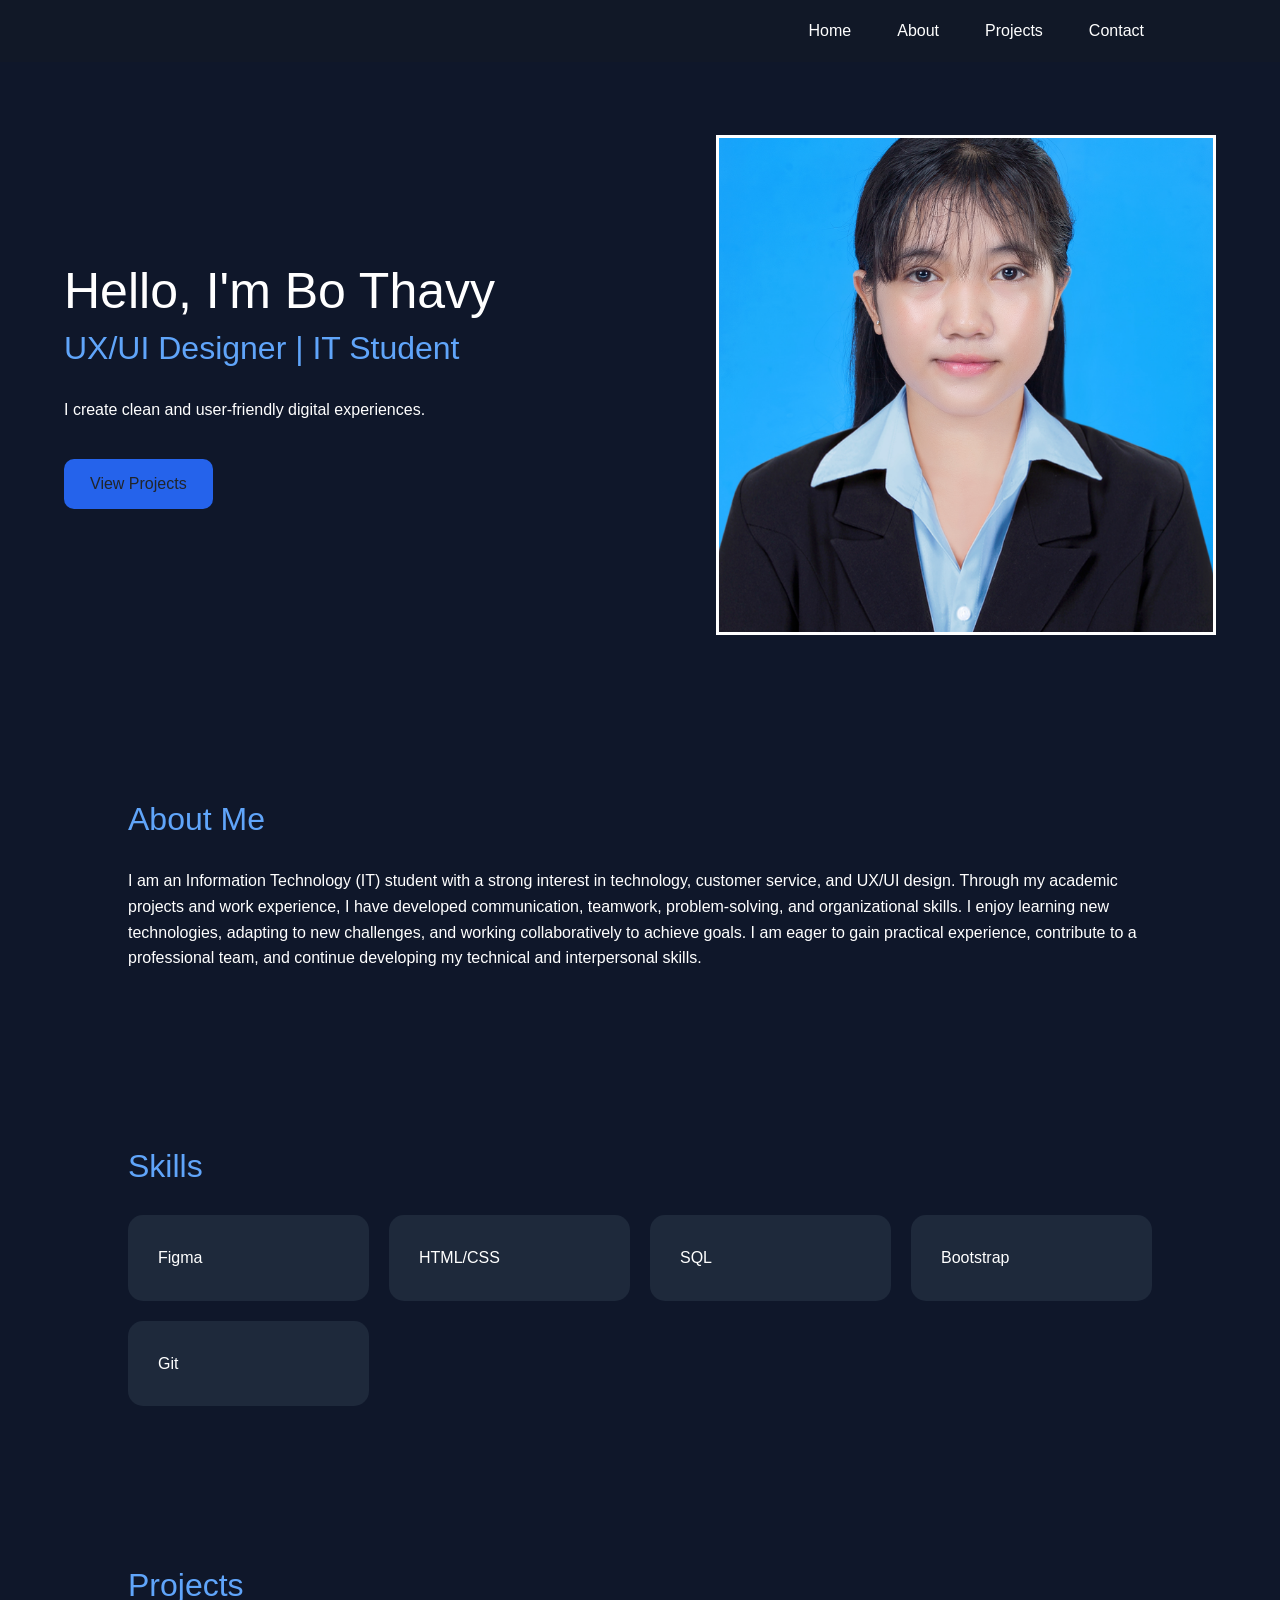
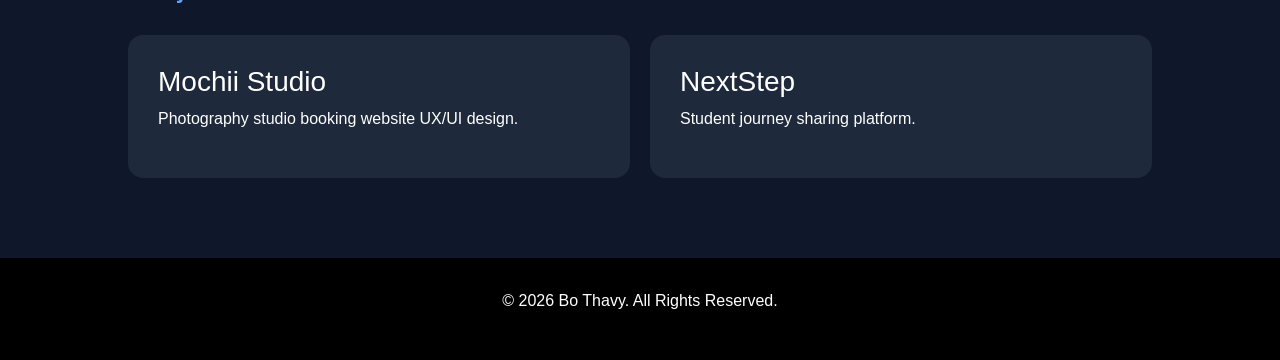
<file: index.html>
<!DOCTYPE html>
<html lang="en">

<head>
  <meta charset="UTF-8">
  <meta name="viewport" content="width=device-width, initial-scale=1.0">
  <title>Bo Thavy | Portfolio</title>
  <link href="https://cdn.jsdelivr.net/npm/bootstrap@5.3.8/dist/css/bootstrap.min.css" rel="stylesheet">
  <link rel="stylesheet" href="assets/css/global.css">
  <link rel="stylesheet" href="assets/css/style.css">
</head>

<body>

  <nav class="navbar navbar-expand-lg navbar-dark fixed-top">
    <div class="container-fluid px-0 d-flex justify-content-between align-items-center w-100">
       
        <button class="navbar-toggler" type="button" data-bs-toggle="collapse" data-bs-target="#navbarNav">
            <span class="navbar-toggler-icon"></span>
        </button>
    </div>
    <div class="collapse navbar-collapse w-100" id="navbarNav">
        <ul class="navbar-nav ms-auto mt-2 mt-lg-0">
          <li class="nav-item"><a class="nav-link text-white active" href="index.html">Home</a></li>
          <li class="nav-item"><a class="nav-link text-white" href="about.html">About</a></li>
          <li class="nav-item"><a class="nav-link text-white" href="project.html">Projects</a></li>
          <li class="nav-item"><a class="nav-link text-white" href="contact.html">Contact</a></li>
        </ul>
    </div>
  </nav>

  <section id="home" class="hero">
    <div>
      <h1>Hello, I'm Bo Thavy</h1>
      <h2>UX/UI Designer | IT Student</h2>
      <p>I create clean and user-friendly digital experiences.</p>
      <a class="btn" href="project.html">View Projects</a>
    </div>
    <div class="hero-image">
      <img src="assets/image/profile.jpg" alt="Bo Thavy Profile">
    </div>
  </section>

  <section id="about">
    <h2>About Me</h2>
    <p>I am an Information Technology (IT) student with a strong interest in technology, customer service, and UX/UI
      design. Through my academic projects and work experience, I have developed communication, teamwork,
      problem-solving, and organizational skills. I enjoy learning new technologies, adapting to new challenges, and
      working collaboratively to achieve goals. I am eager to gain practical experience, contribute to a professional
      team, and continue developing my technical and interpersonal skills.</p>
  </section>

  <section id="skills">
    <h2>Skills</h2>
    <div class="cards" >
      <div>Figma</div>
      <div>HTML/CSS</div>
      <div>SQL</div>
      <div>Bootstrap</div>
      <div>Git</div>
    </div>
  </section>

  <section id="projects">
    <h2>Projects</h2>
    <div class="cards">
      <div class="project">
        <h3>Mochii Studio</h3>
        <p>Photography studio booking website UX/UI design.</p>
      </div>
      <div class="project">
        <h3>NextStep</h3>
        <p>Student journey sharing platform.</p>
      </div>

    </div>
  </section>

  <footer>
    <p>© 2026 Bo Thavy. All Rights Reserved.</p>
  </footer>

  <script src="https://cdn.jsdelivr.net/npm/bootstrap@5.3.8/dist/js/bootstrap.bundle.min.js"></script>
  <script src="assets/js/main.js"></script>
</body>

</html>
</file>
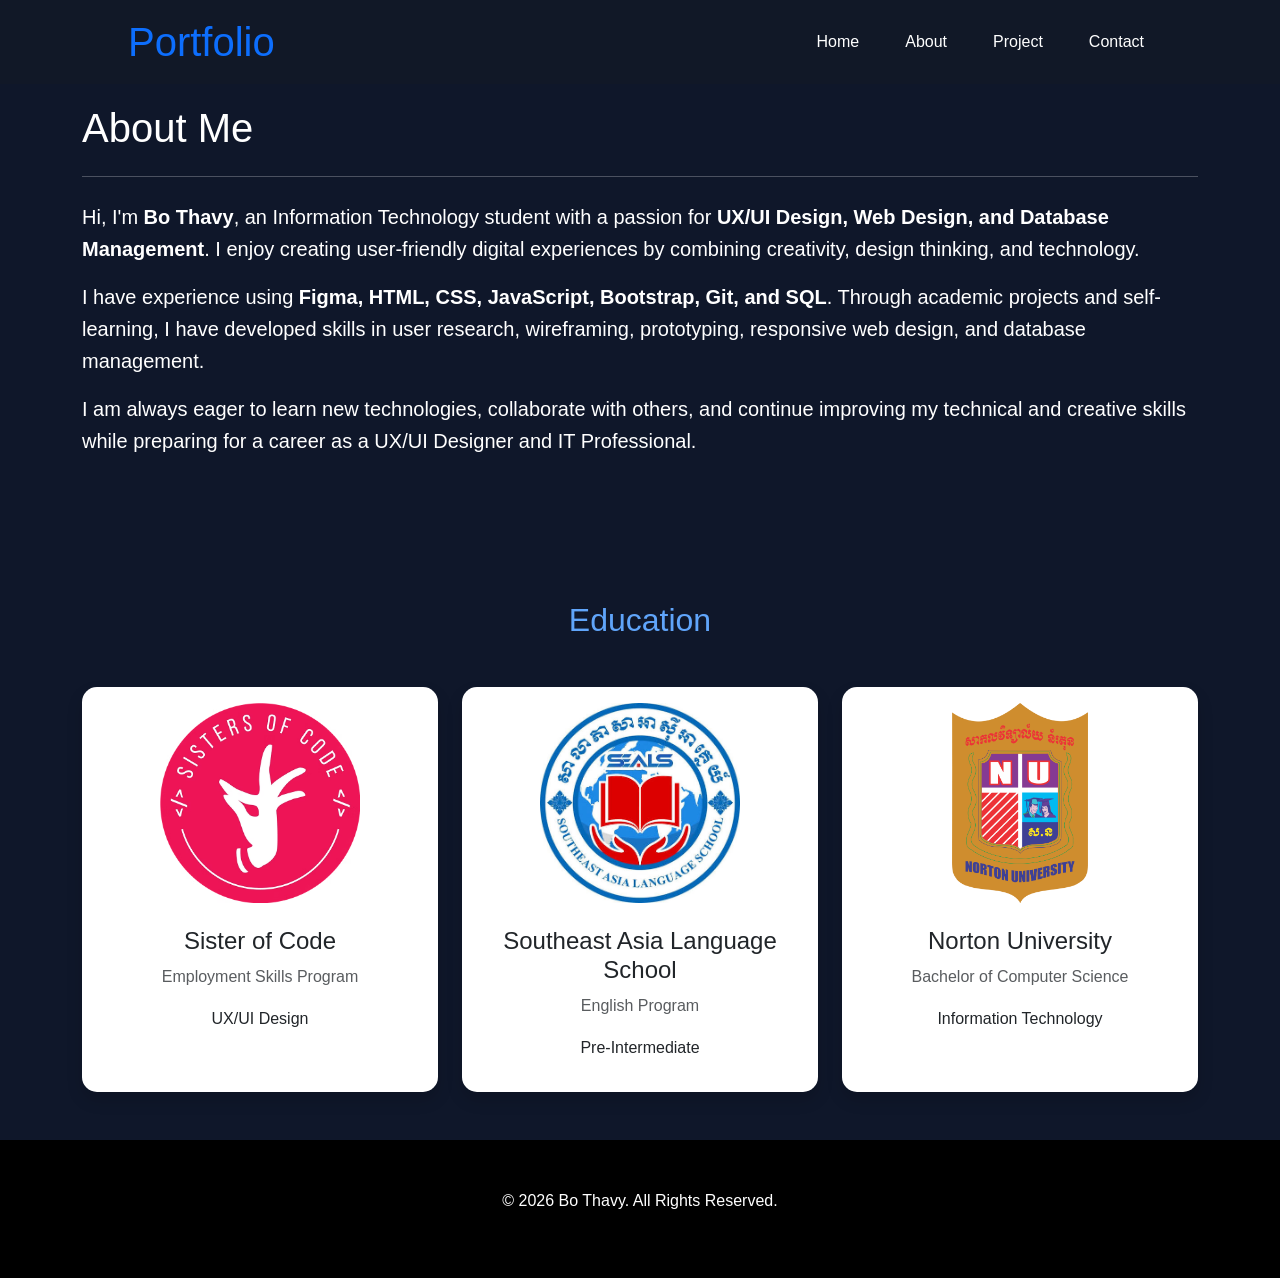
<file: about.html>
<!DOCTYPE html>
<html lang="en">

<head>
    <meta charset="UTF-8">
    <meta name="viewport" content="width=device-width, initial-scale=1.0">
    <title>Bo Thavy | About Me</title>
    <link href="https://cdn.jsdelivr.net/npm/bootstrap@5.3.8/dist/css/bootstrap.min.css" rel="stylesheet">
    <link rel="stylesheet" href="assets/css/global.css">
    <link rel="stylesheet" href="assets/css/style.css">
</head>

<body>
  
    <nav class="navbar navbar-expand-lg navbar-dark fixed-top">
        <div class="container-fluid px-0 d-flex justify-content-between align-items-center w-100">
            <a href="index.html" class="fs-1 text-primary decoration-none">Portfolio</a>
            <button class="navbar-toggler" type="button" data-bs-toggle="collapse" data-bs-target="#navbarNav">
                <span class="navbar-toggler-icon"></span>
            </button>
        </div>
        <div class="collapse navbar-collapse w-100" id="navbarNav">
            <ul class="navbar-nav ms-auto mt-2 mt-lg-0">
                <li class="nav-item"><a class="nav-link text-white" href="index.html">Home</a></li>
                <li class="nav-item"><a class="nav-link text-white active" href="about.html">About</a></li>
                <li class="nav-item"><a class="nav-link text-white" href="project.html">Project</a></li>
                <li class="nav-item"><a class="nav-link text-white" href="contact.html">Contact</a></li>
            </ul>
        </div>
    </nav>

    <section id="about" class="container pt-5 mt-5">

        <P class="fs-1">About Me</P>
        <hr>

        <p class="mt-4 fs-5">
            Hi, I'm <strong>Bo Thavy</strong>, an Information Technology student with a passion for
            <strong>UX/UI Design, Web Design, and Database Management</strong>.
            I enjoy creating user-friendly digital experiences by combining creativity,
            design thinking, and technology.
        </p>

        <p class="fs-5">
            I have experience using <strong>Figma, HTML, CSS, JavaScript,
                Bootstrap, Git, and SQL</strong>.
            Through academic projects and self-learning, I have developed skills in
            user research, wireframing, prototyping, responsive web design,
            and database management.
        </p>

        <p class="fs-5">
            I am always eager to learn new technologies, collaborate with others,
            and continue improving my technical and creative skills while preparing
            for a career as a UX/UI Designer and IT Professional.
        </p>

    </section>

    <section id="education" class="container py-5">

        <h2 class="text-center mb-5">
            Education
        </h2>

        <div class="row g-4">


            <div class="col-lg-4 col-md-6">

                <div class="card shadow text-center h-100">

                    <div class="card-body">

                        <img src="assets/image/Sisters Of Code - Full Color - New Logo_ (1).avif" alt="Sister of Code"
                            class="edu-img">

                        <h4 class="mt-4">
                            Sister of Code
                        </h4>

                        <p class="text-muted">
                            Employment Skills Program
                        </p>

                        <p>
                            UX/UI Design
                        </p>

                    </div>

                </div>

            </div>

            <div class="col-lg-4 col-md-6">

                <div class="card shadow text-center h-100">

                    <div class="card-body">

                        <img src="assets/image/images.jpeg" alt="Asia Language School" class="edu-img">

                        <h4 class="mt-4">
                            Southeast Asia Language School
                        </h4>

                        <p class="text-muted">
                            English Program
                        </p>

                        <p>
                            Pre-Intermediate
                        </p>

                    </div>

                </div>

            </div>


            <div class="col-lg-4 col-md-6">

                <div class="card shadow text-center h-100">

                    <div class="card-body">

                        <img src="assets/image/logo.png" alt="Norton University" class="edu-img">

                        <h4 class="mt-4">
                            Norton University
                        </h4>

                        <p class="text-muted">
                            Bachelor of Computer Science
                        </p>

                        <p>
                            Information Technology
                        </p>

                    </div>

                </div>

            </div>

        </div>

    </section>


    <footer class="text-center py-5">

        <p>
            © 2026 Bo Thavy. All Rights Reserved.
        </p>

    </footer>

    <script src="https://cdn.jsdelivr.net/npm/bootstrap@5.3.8/dist/js/bootstrap.bundle.min.js"></script>

    <script src="assets/js/main.js"></script>

</body>

</html>
</file>
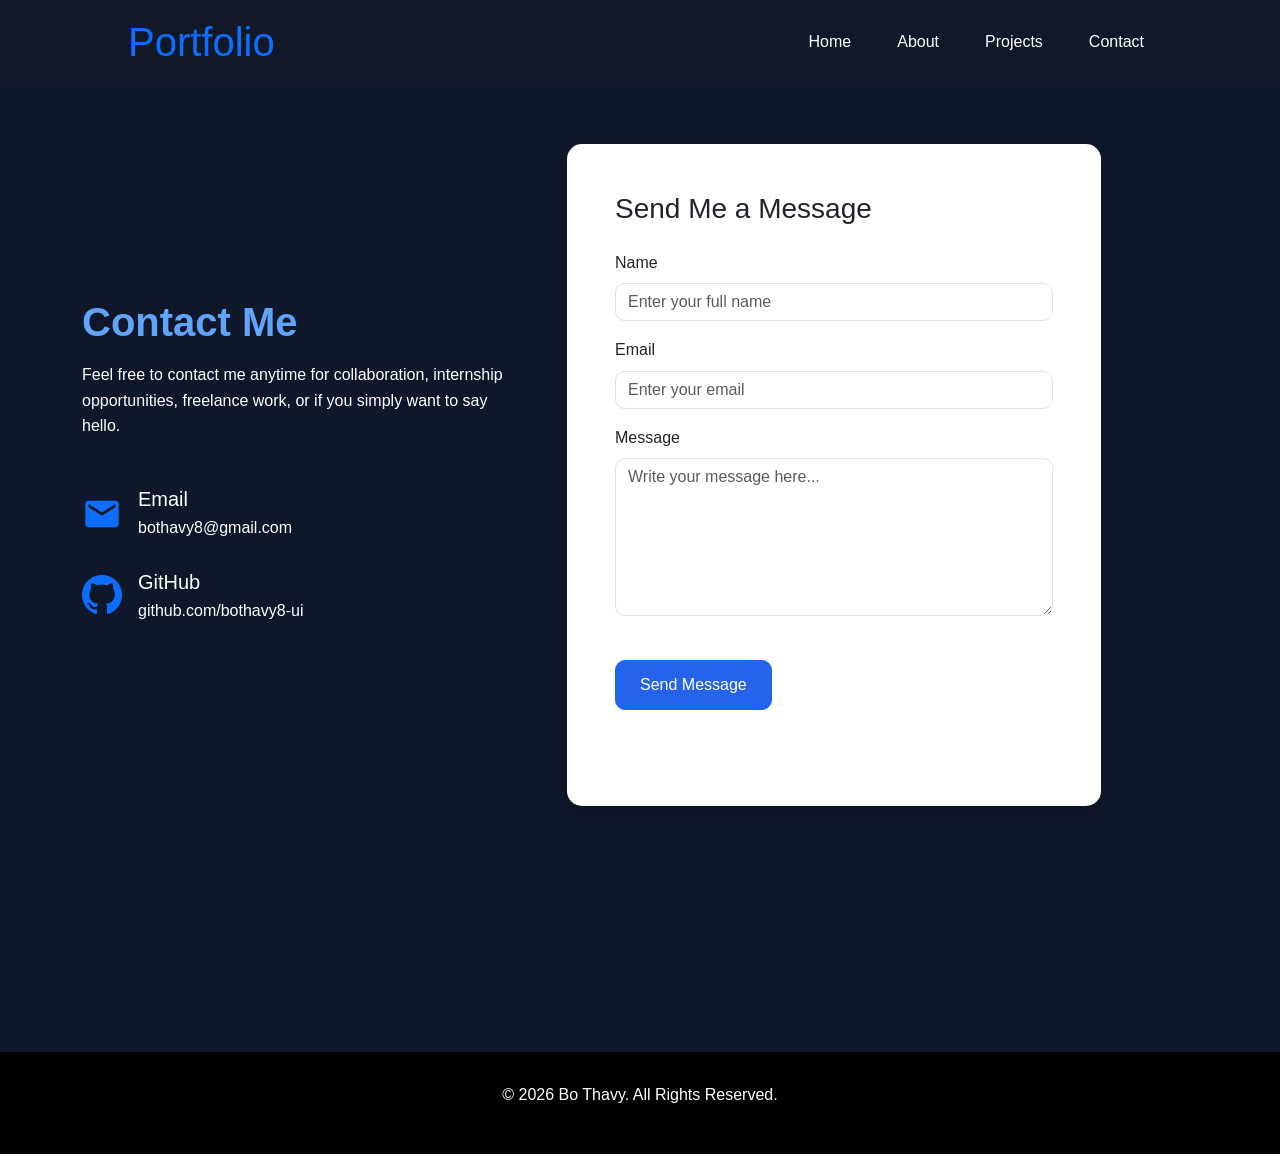
<file: contact.html>
<!DOCTYPE html>
<html lang="en">

<head>
    <meta charset="UTF-8">
    <meta name="viewport" content="width=device-width, initial-scale=1.0">
    <title>Bo Thavy | Contact</title>

    <link href="https://cdn.jsdelivr.net/npm/bootstrap@5.3.3/dist/css/bootstrap.min.css" rel="stylesheet">
    <link rel="stylesheet" href="https://fonts.googleapis.com/icon?family=Material+Icons">
    <link rel="stylesheet" href="https://cdn.jsdelivr.net/npm/bootstrap-icons@1.11.3/font/bootstrap-icons.min.css">
    <link rel="stylesheet" href="assets/css/global.css">
    <link rel="stylesheet" href="assets/css/style.css">
</head>

<body>

   
    <nav class="navbar navbar-expand-lg navbar-dark fixed-top">
        <div class="container-fluid px-0 d-flex justify-content-between align-items-center w-100">
            <a href="index.html" class="fs-1 text-primary decoration-none">Portfolio</a>
            <button class="navbar-toggler" type="button" data-bs-toggle="collapse" data-bs-target="#navbarNav">
                <span class="navbar-toggler-icon"></span>
            </button>
        </div>
        <div class="collapse navbar-collapse w-100" id="navbarNav">
            <ul class="navbar-nav ms-auto mt-2 mt-lg-0">
                <li class="nav-item"><a class="nav-link text-white" href="index.html">Home</a></li>
                <li class="nav-item"><a class="nav-link text-white" href="about.html">About</a></li>
                <li class="nav-item"><a class="nav-link text-white" href="project.html">Projects</a></li>
                <li class="nav-item"><a class="nav-link text-white active" href="contact.html">Contact</a></li>
            </ul>
        </div>
    </nav>


    <section class="container py-5 mt-5">

        <div class="row g-5 align-items-center">

       
            <div class="col-lg-5">

                <h2 class="fw-bold mb-3 fs-1">
                    Contact Me
                </h2>

                <p class="mb-5 ">
                    Feel free to contact me anytime for collaboration,
                    internship opportunities, freelance work,
                    or if you simply want to say hello.
                </p>

                <div class="d-flex align-items-center mb-4">

                    <i class="material-icons fs-1 text-primary me-3">
                        email
                    </i>

                    <div>

                        <h5 class="mb-1">
                            Email
                        </h5>

                        <a href="mailto:bothavy8@gmail.com">
                            bothavy8@gmail.com
                        </a>

                    </div>

                </div>
                <div class="d-flex align-items-center mb-4">

                    <i class="bi bi-github fs-1 text-primary me-3"></i>
                
                    <div>
                        <h5 class="mb-1">GitHub</h5>
                
                        <a href="https://github.com/bothavy8-ui" target="_blank">
                            github.com/bothavy8-ui
                        </a>
                    </div>
                
                </div>

    

            </div>

            <div class="col-lg-6 py-5 ">

                <div class="shadow rounded-4">

                    <div class="card p-lg-5">

                        <h3 class="mb-4">
                            Send Me a Message
                        </h3>

                        <form action="https://formsubmit.co/bothavy8@gmail.com" method="POST" class="mb-5">

        
                            <input type="hidden" name="_captcha" value="false">
                            <input type="hidden" name="_subject" value="New Portfolio Contact Message">
                            <input type="hidden" name="_template" value="table">

                            <div class="mb-3">

                                <label class="form-label">
                                    Name
                                </label>

                                <input
                                    type="text"
                                    class="form-control"
                                    name="name"
                                    placeholder="Enter your full name"
                                    required>

                            </div>

                            <div class="mb-3">

                                <label class="form-label">
                                    Email
                                </label>

                                <input
                                    type="email"
                                    class="form-control"
                                    name="email"
                                    placeholder="Enter your email"
                                    required>

                            </div>

                            <div class="mb-4">

                                <label class="form-label">
                                    Message
                                </label>

                                <textarea
                                    class="form-control"
                                    name="message"
                                    rows="6"
                                    placeholder="Write your message here..."
                                    required></textarea>

                            </div>

                            <button
                                type="submit"
                                class="btn btn-primary px-4">

                                Send Message

                            </button>

                        </form>

                    </div>

                </div>

            </div>

        </div>

    </section>
    <div style="height: 150px;"></div>

    <footer class="text-center W-500">


        <p>
            © 2026 Bo Thavy. All Rights Reserved.
        </p>
    
    
    </footer>    

    <script src="https://cdn.jsdelivr.net/npm/bootstrap@5.3.3/dist/js/bootstrap.bundle.min.js"></script>

</body>

</html>
</file>
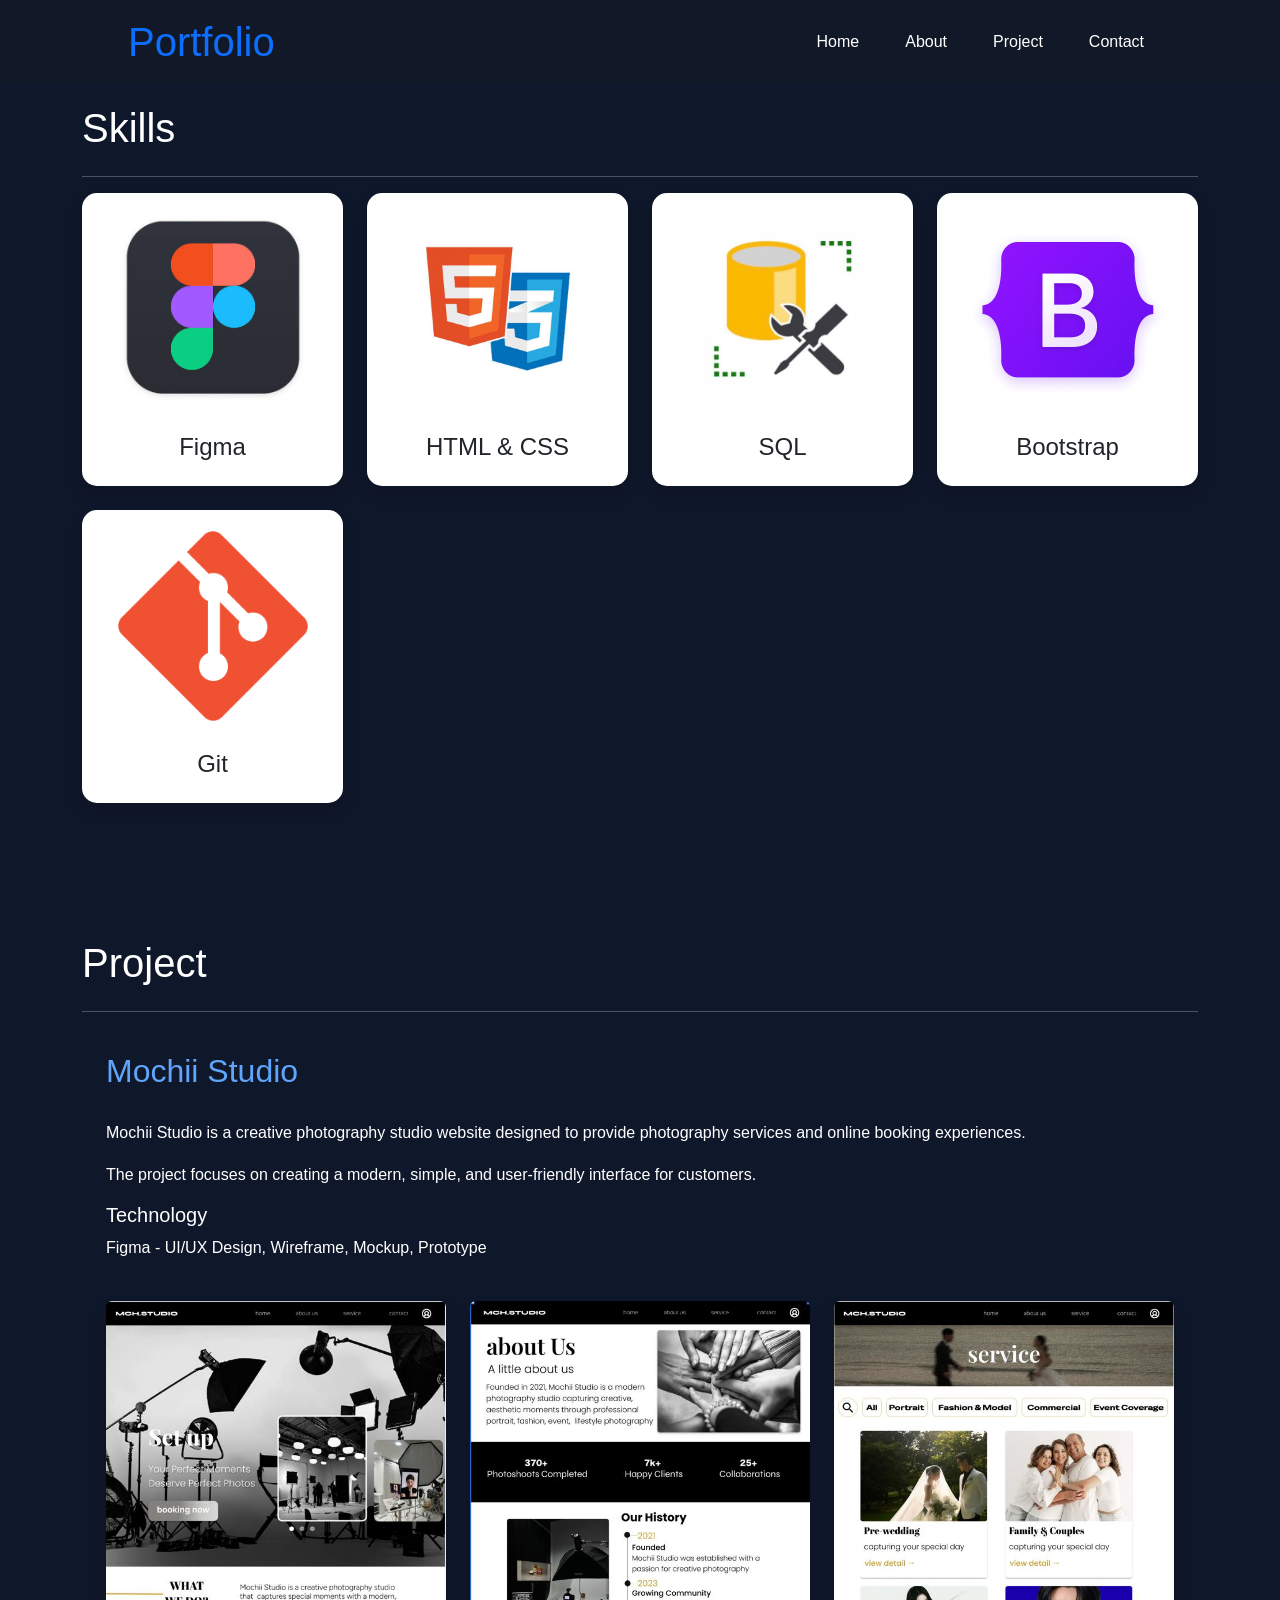
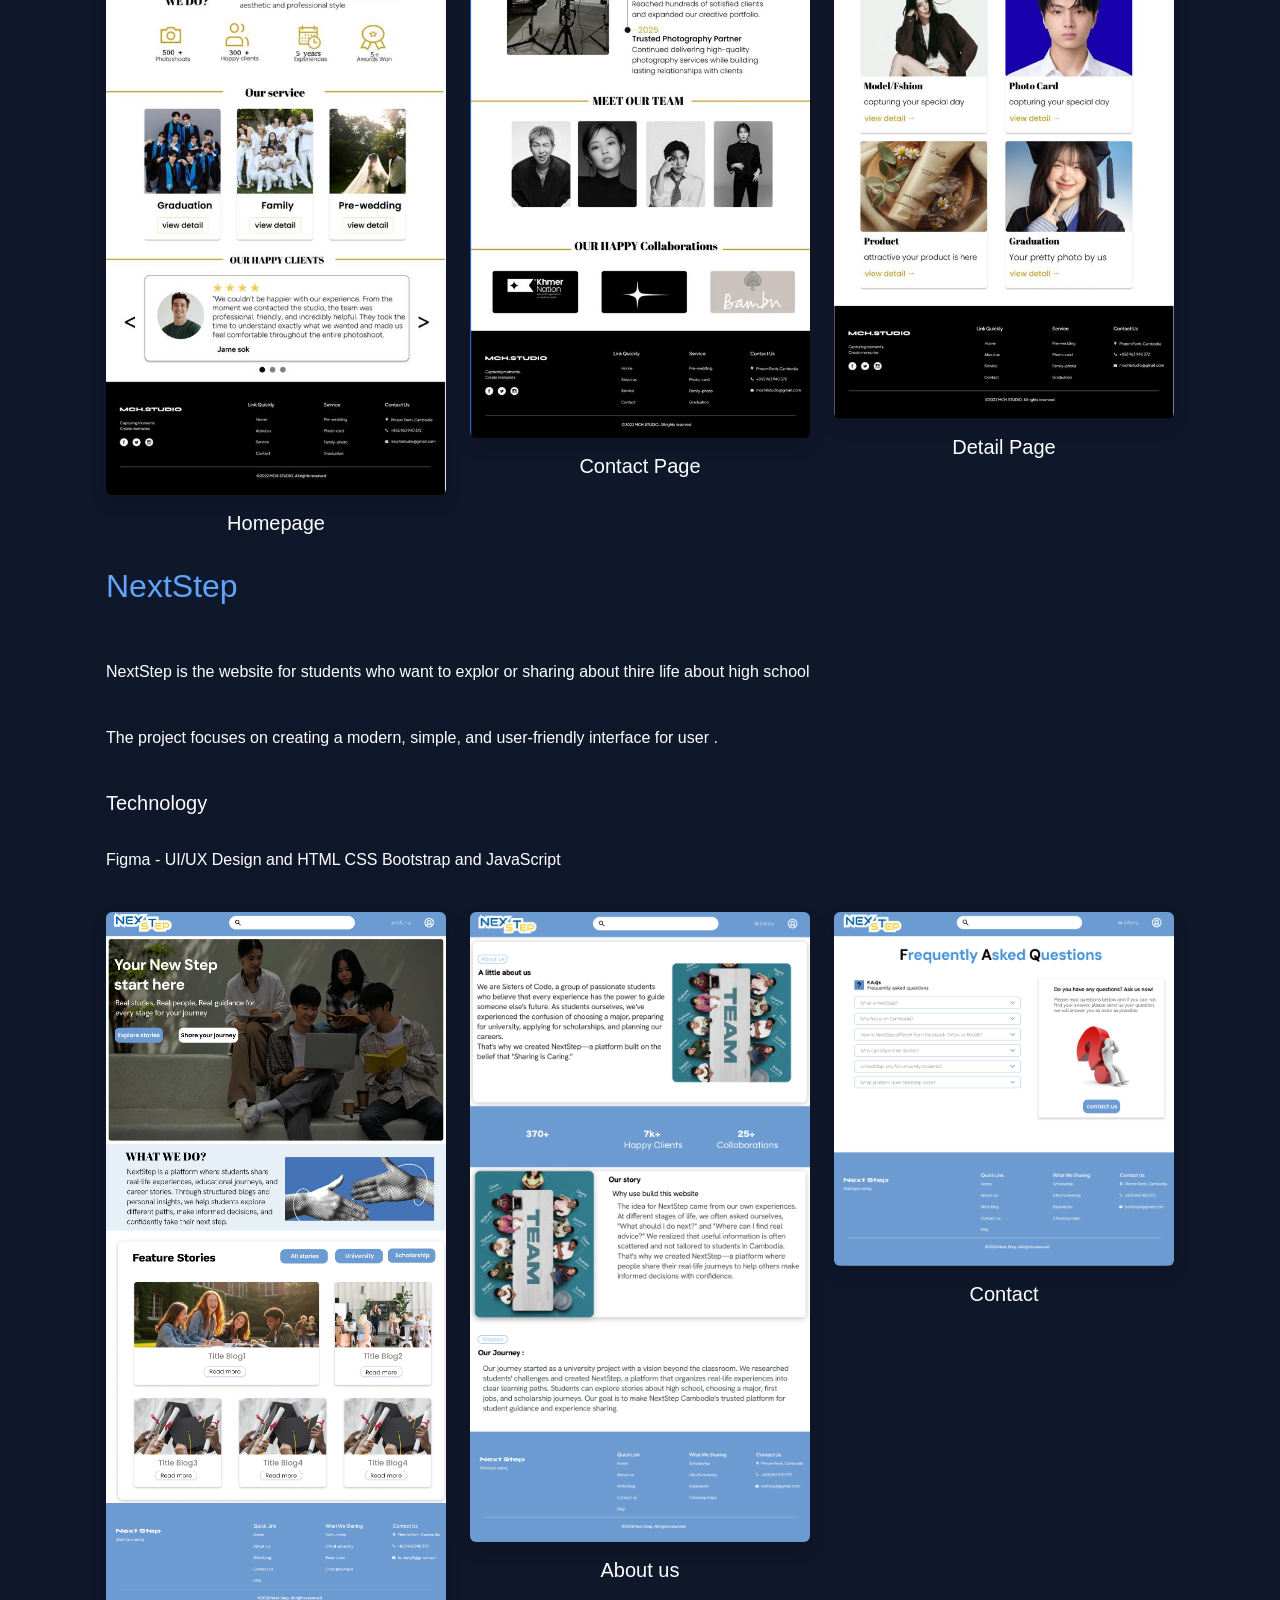
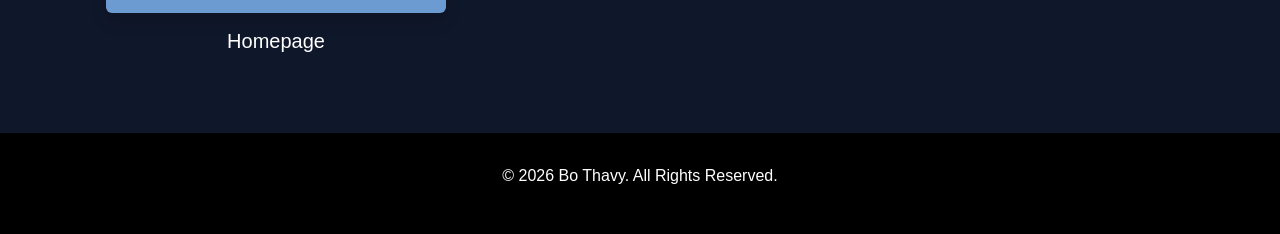
<file: project.html>
<!DOCTYPE html>
<html lang="en">

<head>
    <meta charset="UTF-8">
    <meta name="viewport" content="width=device-width, initial-scale=1.0">
    <title>Bo Thavy | Projects</title>
    <link href="https://cdn.jsdelivr.net/npm/bootstrap@5.3.8/dist/css/bootstrap.min.css" rel="stylesheet">
    <link rel="stylesheet" href="assets/css/global.css">
    <link rel="stylesheet" href="assets/css/style.css">
</head>

<body>
 
    <nav class="navbar navbar-expand-lg navbar-dark fixed-top">
        <div class="container-fluid px-0 d-flex justify-content-between align-items-center w-100">
            <a href="index.html" class="fs-1 text-primary decoration-none">Portfolio</a>
            <button class="navbar-toggler" type="button" data-bs-toggle="collapse" data-bs-target="#navbarNav">
                <span class="navbar-toggler-icon"></span>
            </button>
        </div>
        <div class="collapse navbar-collapse w-100" id="navbarNav">
            <ul class="navbar-nav ms-auto mt-2 mt-lg-0">
                <li class="nav-item"><a class="nav-link text-white" href="index.html">Home</a></li>
                <li class="nav-item"><a class="nav-link text-white" href="about.html">About</a></li>
                <li class="nav-item"><a class="nav-link text-white active" href="project.html">Project</a></li>
                <li class="nav-item"><a class="nav-link text-white" href="contact.html">Contact</a></li>
            </ul>
        </div>
    </nav>

    <section id="skill" class="container mt-5 pt-5">


        <p class="fs-1">
            Skills
        </p>

        <hr>

        <div class="row g-4">



            <div class="col-lg-3 col-md-6">


                <div class="card shadow text-center h-100">


                    <div class="card-body">


                        <img src="assets/image/images (1).jpeg" class="edu-img" alt="Figma">


                        <h4 class="mt-4">
                            Figma
                        </h4>


                    </div>


                </div>


            </div>

            <div class="col-lg-3 col-md-6">


                <div class="card shadow text-center h-100">


                    <div class="card-body">


                        <img src="assets/image/images (2).jpeg" class="edu-img" alt="HTML CSS">


                        <h4 class="mt-4">
                            HTML & CSS
                        </h4>


                    </div>


                </div>


            </div>

            <div class="col-lg-3 col-md-6">


                <div class="card shadow text-center h-100">


                    <div class="card-body">


                        <img src="assets/image/1_-hkzF9m5828c-UIaSQNUug.jpg" class="edu-img" alt="SQL">


                        <h4 class="mt-4">
                            SQL
                        </h4>


                    </div>


                </div>


            </div>

            <div class="col-lg-3 col-md-6">


                <div class="card shadow text-center h-100">


                    <div class="card-body">


                        <img src="assets/image/bootstrap-logo-shadow.png" class="edu-img" alt="Bootstrap">


                        <h4 class="mt-4">
                            Bootstrap
                        </h4>


                    </div>


                </div>


            </div>

            <div class="col-lg-3 col-md-6">


                <div class="card shadow text-center h-100">


                    <div class="card-body">


                        <img src="assets/image/Git_icon.svg.webp" class="edu-img" alt="Git">


                        <h4 class="mt-4">
                            Git
                        </h4>


                    </div>


                </div>


            </div>



        </div>


    </section>


    <section id="work" class="container py-5">


        <p class="fs-1">
            Project
        </p>


        <hr>



        <div class=" p-4">


            <h2>
                Mochii Studio
            </h2>


            <p>

                Mochii Studio is a creative photography studio
                website designed to provide photography services
                and online booking experiences.

            </p>


            <p>

                The project focuses on creating a modern,
                simple, and user-friendly interface for customers.

            </p>



            <h5>
                Technology
            </h5>


            <p>
                Figma - UI/UX Design, Wireframe, Mockup, Prototype
            </p>



            <div class="row g-4 mt-3">


                <div class="col-lg-4 col-md-6">


                    <img src="assets/image/2026-07-14 13.36.54.jpg" class="img-fluid rounded shadow" alt="Homepage">


                    <h5 class="text-center mt-3">
                        Homepage
                    </h5>


                </div>

                <div class="col-lg-4 col-md-6">


                    <img src="assets/image/2026-07-14 13.37.11.jpg" class="img-fluid rounded shadow" alt="Contact">


                    <h5 class="text-center mt-3">
                        Contact Page
                    </h5>


                </div>

                <div class="col-lg-4 col-md-6">


                    <img src="assets/image/2026-07-14 13.37.07.jpg" class="img-fluid rounded shadow" alt="Detail">


                    <h5 class="text-center mt-3">
                        Detail Page
                    </h5>
                </div>

                <h2>
                    NextStep
                </h2>


                <p>

                    NextStep is the website for students who want to explor or sharing about thire life about high
                    school


                </p>


                <p>

                    The project focuses on creating a modern,
                    simple, and user-friendly interface for user .

                </p>

                <h5>
                    Technology
                </h5>


                <p>
                    Figma - UI/UX Design and HTML CSS Bootstrap and JavaScript
                </p>

                <div class="col-lg-4 col-md-6">


                    <img src="assets/image/Screenshot 2026-07-14 at 2.01.08 in the afternoon.png"
                        class="img-fluid rounded shadow" alt="UI Design">


                    <h5 class="text-center mt-3">
                        Homepage
                    </h5>


                </div>

                <div class="col-lg-4 col-md-6">


                    <img src="assets/image/Screenshot 2026-07-14 at 2.03.03 in the afternoon.png"
                        class="img-fluid rounded shadow" alt="UI Design">


                    <h5 class="text-center mt-3">
                        About us
                    </h5>


                </div>
                <div class="col-lg-4 col-md-6">


                    <img src="assets/image/Screenshot 2026-07-14 at 2.03.39 in the afternoon.png"
                        class="img-fluid rounded shadow" alt="UI Design">


                    <h5 class="text-center mt-3">
                        Contact
                    </h5>


                </div>
            </div>


        </div>


    </section>


    <footer class="text-center">


        <p>
            © 2026 Bo Thavy. All Rights Reserved.
        </p>


    </footer>

    <script src="https://cdn.jsdelivr.net/npm/bootstrap@5.3.8/dist/js/bootstrap.bundle.min.js"></script>


    <script src="assets/js/main.js"></script>


</body>


</html>
</file>
<file: assets/css/global.css>
*{
margin:0;
padding:0;
box-sizing:border-box;
font-family:Arial, sans-serif;

}

html{
scroll-behavior:smooth;
}

body{
background:#0f172a;
color:white;
line-height:1.6;
}

section{
padding:80px 10%;
}

h2{
margin-bottom:30px;
color:#60a5fa;
}

a{
text-decoration:none;
color:white;
}
</file>
<file: assets/css/style.css>
.navbar{
    position:fixed;
    top:0;
    width:100%;
    display:flex;
    justify-content:space-between;
    padding:10px 10%;
    background:#111827;
    z-index:100;
    }
    
    .navbar ul{
    display:flex;
    gap:30px;
    list-style:none;
    }
    
    .hero{
    height:80vh;
    display:flex;
    align-items:center;
    }
    
    .hero h1{
    font-size:50px;
    }
    
    .hero h2{
    color:#60a5fa;
    }
    
    .btn{
    display:inline-block;
    margin-top:20px;
    padding:12px 25px;
    background:#2563eb;
    border-radius:10px;
    }
    
    .cards{
    display:grid;
    grid-template-columns:repeat(auto-fit,minmax(200px,1fr));
    gap:20px;
    }
    
    .cards div{
    background:#1e293b;
    padding:30px;
    border-radius:15px;
    }
    
    footer{
    text-align:center;
    padding:30px;
    background:#111827;
    }
    
    /* --- Fixed Mobile Navigation & Layout Responsiveness --- */
    @media(max-width:991px){
    .navbar{
    flex-direction:column;
    align-items:flex-start;
    padding:15px 5%;
    }
    .navbar ul{
    flex-direction:column;
    width:100%;
    gap:15px;
    padding-top:15px;
    }
    .hero{
    flex-direction:column;
    height:auto;
    padding-top:140px;
    text-align:center;
    gap:30px;
    }
    .hero-image img{
    width:100% !important;
    max-width:350px;
    height:auto !important;
    }
    }
    
    @media(max-width:700px){
    .hero h1{
    font-size:35px;
    }
    }
    .hero {
        display: flex;
        justify-content: space-between;
        align-items: center;
        padding: 0px 500px 75px 100px;
    }
    
    /* --- Added fluid boundaries to prevent layout overflow --- */
    @media(max-width:1400px){
        .hero {
            padding: 100px 5% 50px 5%;
        }
    }
    
    .hero-image img {
        width: 500px;
        height: 500px;
        object-fit: cover;
        box-shadow:inset;
        border-style:solid;
    }
    .edu-img{
        width:200px;
        height:200px;
        object-fit:contain;
        margin:auto;
        display:block;
    }
    
    .card{
        border:none;
        border-radius:15px;
        transition:.3s;
    }
    
    footer{
        background:#000000;
        color:#fff;
    }
    .form-control{
        border-radius: 10px;
    }
</file>
